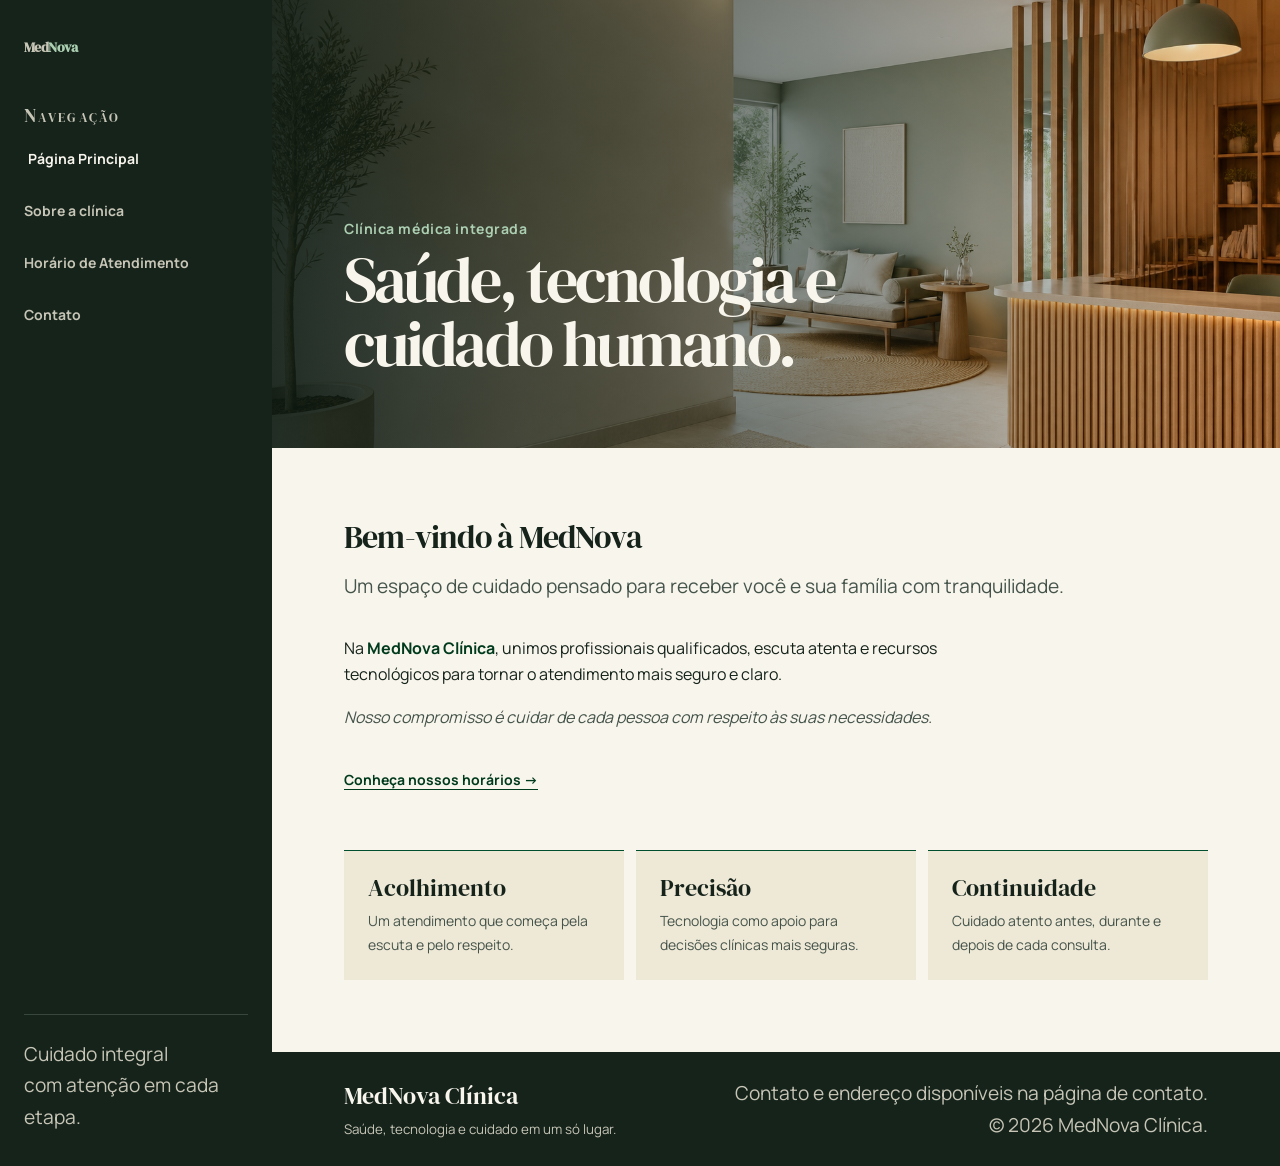
<file: clinica-medinova/index.html>
<!DOCTYPE html>
<html lang="pt-BR">

<head>
    <meta charset="UTF-8">
    <meta name="viewport" content="width=device-width, initial-scale=1.0">
    <meta name="description" content="MedNova Clínica: cuidado médico integral para toda a família.">
    <title>Página Principal | MedNova Clínica</title>
    <link rel="stylesheet" href="./style.css">
</head>

<body>
    <div class="wrapper">
        <aside class="menu"><a class="brand" href="./index.html"
                aria-label="MedNova Clínica, página principal">Med<span>Nova</span></a>
            <p class="menu-label">Navegação</p>
            <nav aria-label="Menu principal">
                <ul>
                    <li><a href="./index.html" aria-current="page">Página Principal</a></li>
                    <li><a href="./sobre.html">Sobre a clínica</a></li>
                    <li><a href="./atendimento.html">Horário de Atendimento</a></li>
                    <li><a href="./contato.html">Contato</a></li>
                </ul>
            </nav>
            <p class="menu-note">Cuidado integral<br>com atenção em cada etapa.</p>
        </aside>
        <div class="main">
            <header class="header"><img src="./imagens/hero-medinova.png" alt="Recepção acolhedora da MedNova Clínica">
                <div class="header-copy">
                    <p>Clínica médica integrada</p>
                    <h1>Saúde, tecnologia e cuidado humano.</h1>
                </div>
            </header>
            <main class="content">
                <div class="content-inner">
                    <h2 class="section-title">Bem-vindo à MedNova</h2>
                    <p class="lede">Um espaço de cuidado pensado para receber você e sua família com tranquilidade.</p>
                    <div class="prose">
                        <p>Na <strong>MedNova Clínica</strong>, unimos profissionais qualificados, escuta atenta e
                            recursos tecnológicos para tornar o atendimento mais seguro e claro.</p>
                        <p><em>Nosso compromisso é cuidar de cada pessoa com respeito às suas necessidades.</em></p><a
                            class="text-link" href="./atendimento.html">Conheça nossos horários →</a>
                    </div>
                    <section class="overview" aria-label="Princípios da clínica">
                        <article>
                            <h3>Acolhimento</h3>
                            <p>Um atendimento que começa pela escuta e pelo respeito.</p>
                        </article>
                        <article>
                            <h3>Precisão</h3>
                            <p>Tecnologia como apoio para decisões clínicas mais seguras.</p>
                        </article>
                        <article>
                            <h3>Continuidade</h3>
                            <p>Cuidado atento antes, durante e depois de cada consulta.</p>
                        </article>
                    </section>
                </div>
            </main>
            <footer class="footer">
                <div>
                    <p><strong>MedNova Clínica</strong></p><small>Saúde, tecnologia e cuidado em um só lugar.</small>
                </div>
                <p class="footer-meta">Contato e endereço disponíveis na página de contato.<br>© 2026 MedNova Clínica.
                </p>
            </footer>
        </div>
    </div>
</body>

</html>
</file>
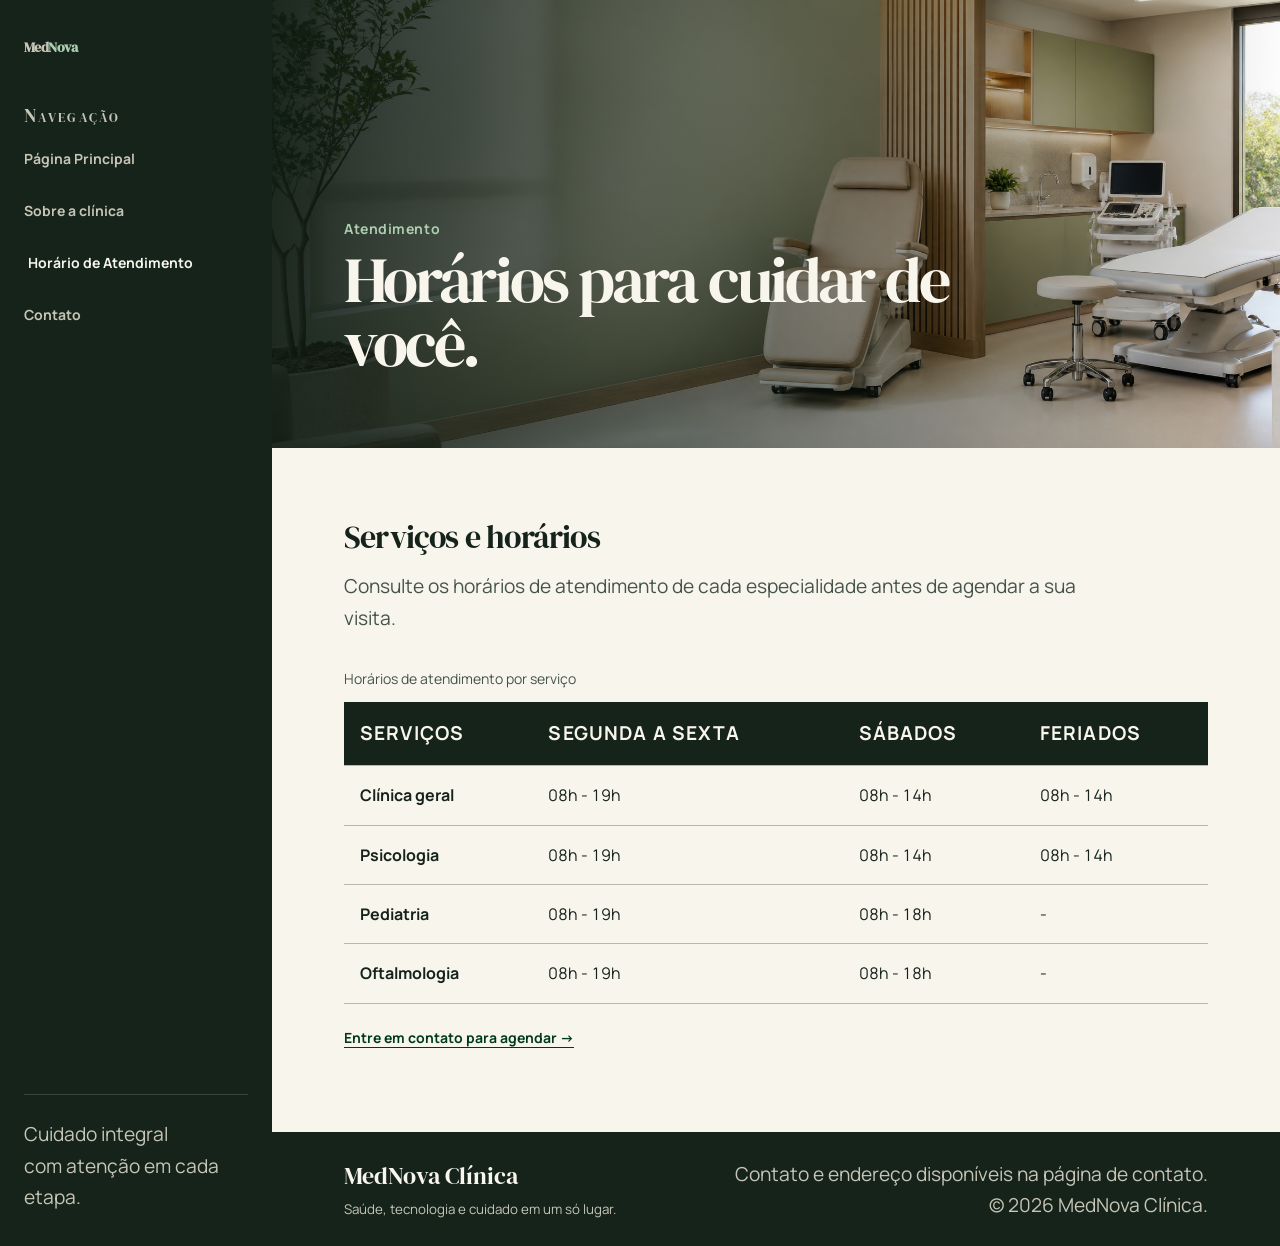
<file: clinica-medinova/atendimento.html>
<!DOCTYPE html>
<html lang="pt-BR">

<head>
    <meta charset="UTF-8">
    <meta name="viewport" content="width=device-width, initial-scale=1.0">
    <meta name="description" content="Serviços e horários de atendimento da MedNova Clínica.">
    <title>Horário de Atendimento | MedNova</title>
    <link rel="stylesheet" href="./style.css">
</head>

<body>
    <div class="wrapper">
        <aside class="menu"><a class="brand" href="./index.html"
                aria-label="MedNova Clínica, página principal">Med<span>Nova</span></a>
            <p class="menu-label">Navegação</p>
            <nav aria-label="Menu principal">
                <ul>
                    <li><a href="./index.html">Página Principal</a></li>
                    <li><a href="./sobre.html">Sobre a clínica</a></li>
                    <li><a href="./atendimento.html" aria-current="page">Horário de Atendimento</a></li>
                    <li><a href="./contato.html">Contato</a></li>
                </ul>
            </nav>
            <p class="menu-note">Cuidado integral<br>com atenção em cada etapa.</p>
        </aside>
        <div class="main">
            <header class="header"><img src="./imagens/header-atendimento.png"
                    alt="Sala de atendimento clínico da MedNova">
                <div class="header-copy">
                    <p>Atendimento</p>
                    <h1>Horários para cuidar de você.</h1>
                </div>
            </header>
            <main class="content">
                <div class="content-inner">
                    <h2 class="section-title">Serviços e horários</h2>
                    <p class="lede">Consulte os horários de atendimento de cada especialidade antes de agendar a sua
                        visita.</p>
                    <table class="schedule">
                        <caption>Horários de atendimento por serviço</caption>
                        <thead>
                            <tr>
                                <th scope="col">Serviços</th>
                                <th scope="col">Segunda a Sexta</th>
                                <th scope="col">Sábados</th>
                                <th scope="col">Feriados</th>
                            </tr>
                        </thead>
                        <tbody>
                            <tr>
                                <td>Clínica geral</td>
                                <td>08h - 19h</td>
                                <td>08h - 14h</td>
                                <td>08h - 14h</td>
                            </tr>
                            <tr>
                                <td>Psicologia</td>
                                <td>08h - 19h</td>
                                <td>08h - 14h</td>
                                <td>08h - 14h</td>
                            </tr>
                            <tr>
                                <td>Pediatria</td>
                                <td>08h - 19h</td>
                                <td>08h - 18h</td>
                                <td>-</td>
                            </tr>
                            <tr>
                                <td>Oftalmologia</td>
                                <td>08h - 19h</td>
                                <td>08h - 18h</td>
                                <td>-</td>
                            </tr>
                        </tbody>
                    </table><a class="text-link" href="./contato.html">Entre em contato para agendar →</a>
                </div>
            </main>
            <footer class="footer">
                <div>
                    <p><strong>MedNova Clínica</strong></p><small>Saúde, tecnologia e cuidado em um só lugar.</small>
                </div>
                <p class="footer-meta">Contato e endereço disponíveis na página de contato.<br>© 2026 MedNova Clínica.
                </p>
            </footer>
        </div>
    </div>
</body>

</html>
</file>
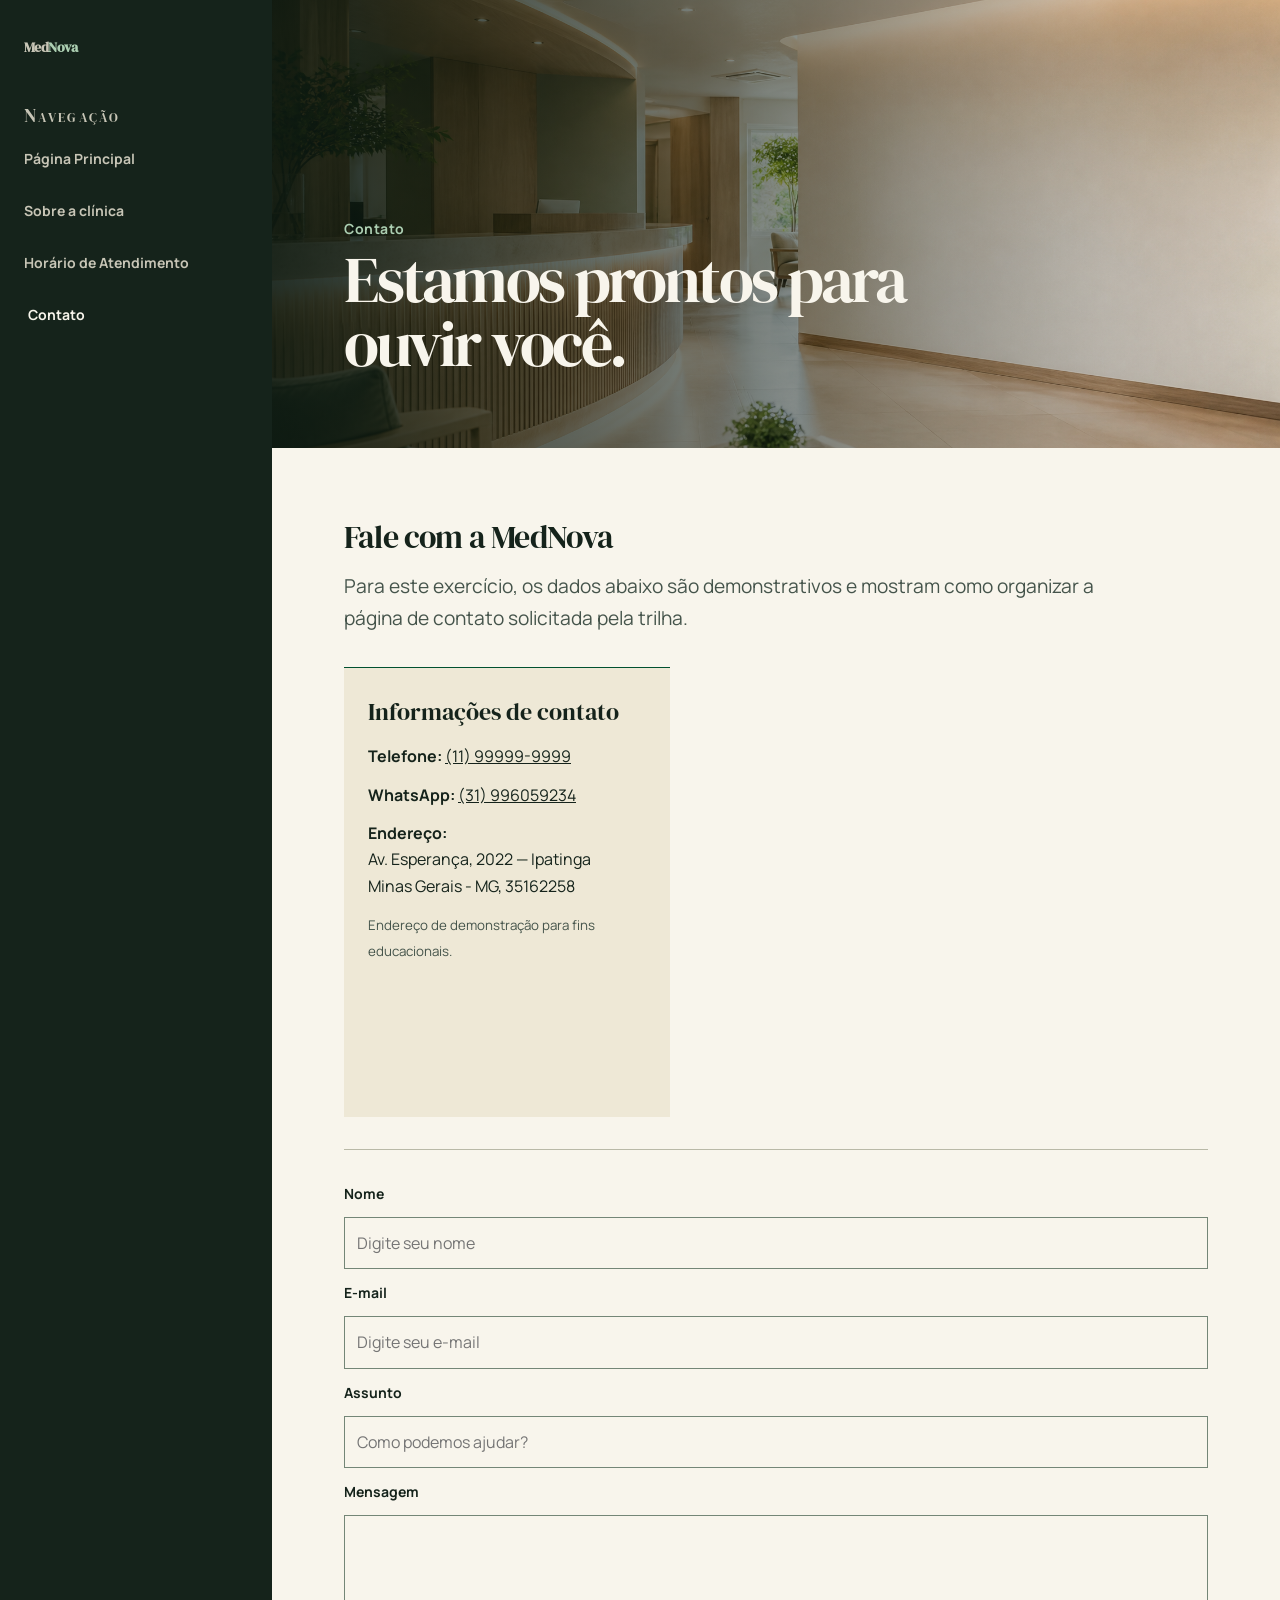
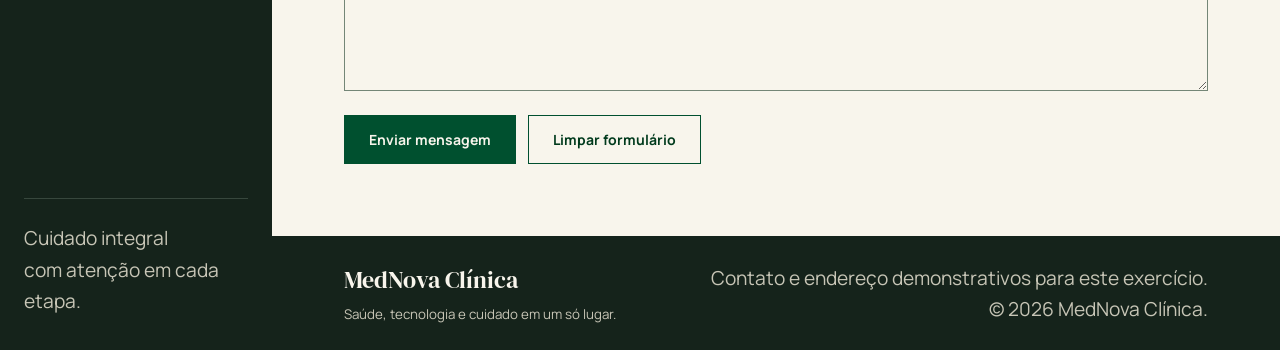
<file: clinica-medinova/contato.html>
<!DOCTYPE html>
<html lang="pt-BR">

<head>
    <meta charset="UTF-8">
    <meta name="viewport" content="width=device-width, initial-scale=1.0">
    <meta name="description" content="Entre em contato com a MedNova Clínica.">
    <title>Contato | MedNova</title>
    <link rel="stylesheet" href="./style.css">
</head>

<body>
    <div class="wrapper">
        <aside class="menu"><a class="brand" href="./index.html"
                aria-label="MedNova Clínica, página principal">Med<span>Nova</span></a>
            <p class="menu-label">Navegação</p>
            <nav aria-label="Menu principal">
                <ul>
                    <li><a href="./index.html">Página Principal</a></li>
                    <li><a href="./sobre.html">Sobre a clínica</a></li>
                    <li><a href="./atendimento.html">Horário de Atendimento</a></li>
                    <li><a href="./contato.html" aria-current="page">Contato</a></li>
                </ul>
            </nav>
            <p class="menu-note">Cuidado integral<br>com atenção em cada etapa.</p>
        </aside>
        <div class="main">
            <header class="header"><img src="./imagens/header-contato.png" alt="Recepção iluminada da MedNova Clínica">
                <div class="header-copy">
                    <p>Contato</p>
                    <h1>Estamos prontos para ouvir você.</h1>
                </div>
            </header>
            <main class="content">
                <div class="content-inner">
                    <h2 class="section-title">Fale com a MedNova</h2>
                    <p class="lede">Para este exercício, os dados abaixo são demonstrativos e mostram como organizar a
                        página de contato solicitada pela trilha.</p>
                    <div class="contact-grid">
                        <section class="contact-card">
                            <h3>Informações de contato</h3>
                            <p><strong>Telefone:</strong> <a href="tel:+31996059234">(11) 99999-9999</a></p>
                            <p><strong>WhatsApp:</strong> <a href="https://wa.me/31996059234" target="_blank"
                                    rel="noopener noreferrer">(31) 996059234</a></p>
                            <p><strong>Endereço:</strong><br>Av. Esperança, 2022 — Ipatinga<br>Minas Gerais - MG,
                                35162258</p><small>Endereço de demonstração para fins educacionais.</small>
                        </section><iframe src="https://www.google.com/maps/embed?pb=!1m18!1m12!1m3!1d3761.811518586648!2d-42.57390848810841!3d-19.463691523883767!2m3!1f0!2f0!3f0!3m2!1i1024!2i768!4f13.1!3m3!1m2!1s0xafffbfd4cc0777%3A0x9a621adeeba24516!2sAv.%20Esperan%C3%A7a%20-%20Esperan%C3%A7a%2C%20Ipatinga%20-%20MG!5e0!3m2!1spt-BR!2sbr!4v1787052033740!5m2!1spt-BR!2sbr" width="600" height="450" style="border:0;" allowfullscreen="" loading="lazy" referrerpolicy="strict-origin-when-cross-origin"></iframe>
                    </div>
                    <hr class="divider">
                    <form class="form-grid" action="#" method="post">
                            
                        <label for="nome">Nome</label><input type="text"
                            id="nome" name="nome" autocomplete="name" placeholder="Digite seu nome" required>
                            
                            <label for="email">E-mail</label><input type="email" id="email" name="email" autocomplete="email"
                            placeholder="Digite seu e-mail" required>
                            
                            <label for="assunto">Assunto</label><input
                            type="text" id="assunto" name="assunto" placeholder="Como podemos ajudar?" required>
                            
                            <label for="mensagem">Mensagem</label><textarea id="mensagem" name="mensagem"
                            placeholder="Digite sua mensagem" required>
                        </textarea>
                        
                        <div class="form-actions"><button type="submit">Enviar mensagem</button><button
                                class="button-secondary" type="reset">Limpar formulário</button></div>
                    </form>
                </div>
            </main>
            <footer class="footer">
                <div>
                    <p><strong>MedNova Clínica</strong></p><small>Saúde, tecnologia e cuidado em um só lugar.</small>
                </div>
                <p class="footer-meta">Contato e endereço demonstrativos para este exercício.<br>© 2026 MedNova Clínica.
                </p>
            </footer>
        </div>
    </div>
</body>

</html>
</file>
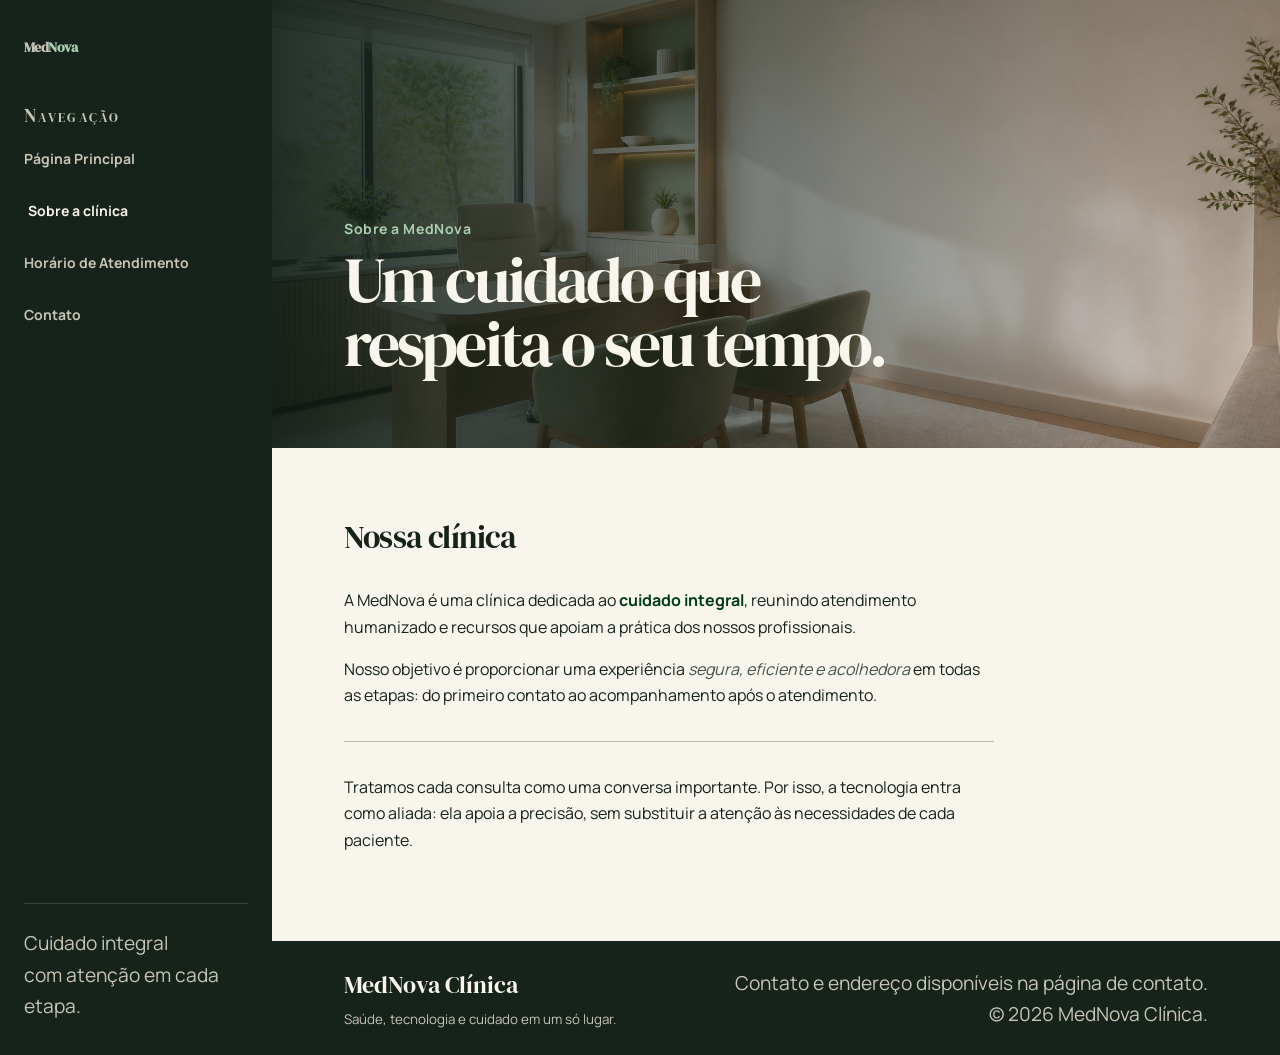
<file: clinica-medinova/sobre.html>
<!DOCTYPE html>
<html lang="pt-BR">

<head>
    <meta charset="UTF-8">
    <meta name="viewport" content="width=device-width, initial-scale=1.0">
    <meta name="description" content="Conheça a MedNova Clínica.">
    <title>Sobre a clínica | MedNova</title>
    <link rel="stylesheet" href="./style.css">
</head>

<body>
    <div class="wrapper">
        <aside class="menu"><a class="brand" href="./index.html"
                aria-label="MedNova Clínica, página principal">Med<span>Nova</span></a>
            <p class="menu-label">Navegação</p>
            <nav aria-label="Menu principal">
                <ul>
                    <li><a href="./index.html">Página Principal</a></li>
                    <li><a href="./sobre.html" aria-current="page">Sobre a clínica</a></li>
                    <li><a href="./atendimento.html">Horário de Atendimento</a></li>
                    <li><a href="./contato.html">Contato</a></li>
                </ul>
            </nav>
            <p class="menu-note">Cuidado integral<br>com atenção em cada etapa.</p>
        </aside>
        <div class="main">
            <header class="header"><img src="./imagens/header-sobre.png" alt="Consultório acolhedor da MedNova Clínica">
                <div class="header-copy">
                    <p>Sobre a MedNova</p>
                    <h1>Um cuidado que respeita o seu tempo.</h1>
                </div>
            </header>
            <main class="content">
                <div class="content-inner">
                    <h2 class="section-title">Nossa clínica</h2>
                    <div class="prose">
                        <p>A MedNova é uma clínica dedicada ao <strong>cuidado integral</strong>, reunindo atendimento
                            humanizado e recursos que apoiam a prática dos nossos profissionais.</p>
                        <p>Nosso objetivo é proporcionar uma experiência <em>segura, eficiente e acolhedora</em> em
                            todas as etapas: do primeiro contato ao acompanhamento após o atendimento.</p>
                        <hr class="divider">
                        <p>Tratamos cada consulta como uma conversa importante. Por isso, a tecnologia entra como
                            aliada: ela apoia a precisão, sem substituir a atenção às necessidades de cada paciente.</p>
                    </div>
                </div>
            </main>
            <footer class="footer">
                <div>
                    <p><strong>MedNova Clínica</strong></p><small>Saúde, tecnologia e cuidado em um só lugar.</small>
                </div>
                <p class="footer-meta">Contato e endereço disponíveis na página de contato.<br>© 2026 MedNova Clínica.
                </p>
            </footer>
        </div>
    </div>
</body>

</html>
</file>
<file: clinica-medinova/style.css>
@import url("https://fonts.googleapis.com/css2?family=DM+Serif+Display&family=Manrope:wght@400;500;600;700&display=swap");
@import url("./tokens.css");

* {
    box-sizing: border-box;
}

html,
body {
    overflow-x: clip;
}

body {
    margin: 0;
    color: var(--color-ink);
    background: var(--color-paper-deep);
    font-family: var(--font-body);
    font-size: var(--text-base);
    line-height: 1.65;
}

a {
    color: inherit;
}

a:focus-visible,
button:focus-visible,
input:focus-visible,
textarea:focus-visible {
    outline: var(--rule-focus) solid var(--color-focus);
    outline-offset: var(--space-2xs);
}

.wrapper {
    display: flex;
    width: min(100%, var(--site-width));
    min-height: 100dvh;
    margin: 0 auto;
    background: var(--color-paper);
    box-shadow: 0 0 var(--space-2xl) var(--color-shadow);
}

.menu {
    display: flex;
    flex: 0 0 var(--menu-width);
    flex-direction: column;
    min-height: 100dvh;
    padding: var(--space-xl) var(--space-lg);
    color: var(--color-paper);
    background: var(--color-ink);
}

.brand {
    display: inline-block;
    color: var(--color-paper);
    font-family: var(--font-display);
    font-size: var(--text-3xl);
    font-weight: 400;
    letter-spacing: -.04em;
    line-height: 1;
    text-decoration: none;
}

.brand span {
    color: var(--color-accent-soft);
}

.menu-label {
    margin: var(--space-lg) 0 var(--space-sm);
    color: var(--color-footer-muted);
    font-family: var(--font-display);
    font-size: var(--text-xs);
    font-variant: small-caps;
    letter-spacing: .12em;
}

.menu ul {
    display: grid;
    gap: var(--space-xs);
    margin: 0;
    padding: 0;
    list-style: none;
}

.menu a {
    display: block;
    min-height: 44px;
    padding: var(--space-xs) 0;
    color: var(--color-footer-muted);
    font-size: var(--text-sm);
    font-weight: 700;
    line-height: 1;
    text-decoration: none;
    white-space: nowrap;
    transition: color var(--dur-fast) var(--ease-out), transform var(--dur-fast) var(--ease-out);
}

.menu a:hover,
.menu a[aria-current="page"] {
    color: var(--color-paper);
    transform: translateX(var(--space-2xs));
}

.menu-note {
    margin: auto 0 0;
    padding-top: var(--space-lg);
    border-top: var(--rule-hair) solid var(--color-menu-rule);
    color: var(--color-footer-muted);
    font-size: var(--text-xs);
}

.main {
    display: flex;
    min-width: 0;
    flex: 1;
    flex-direction: column;
}

.header {
    position: relative;
    min-height: var(--header-height);
    overflow: clip;
    color: var(--color-paper);
    background: var(--color-ink);
}

.header img {
    position: absolute;
    inset: 0;
    width: 100%;
    height: 100%;
    object-fit: cover;
}

.header::after {
    position: absolute;
    inset: 0;
    background: linear-gradient(90deg, var(--color-overlay) 0%, var(--color-overlay-soft) 55%, transparent 100%);
    content: "";
}

.header-copy {
    position: relative;
    z-index: 1;
    display: flex;
    height: var(--header-height);
    max-width: var(--header-copy-width);
    flex-direction: column;
    justify-content: end;
    padding: var(--space-3xl);
}

.header-copy p {
    margin: 0 0 var(--space-xs);
    color: var(--color-accent-soft);
    font-size: var(--text-sm);
    font-weight: 700;
    letter-spacing: .04em;
}

.header-copy h1 {
    min-width: 0;
    margin: 0;
    font-family: var(--font-display);
    font-size: var(--text-display);
    font-style: normal;
    font-weight: 400;
    letter-spacing: -.045em;
    line-height: 1;
    overflow-wrap: anywhere;
}

.content {
    flex: 1;
    padding: var(--space-3xl);
}

.content-inner {
    width: min(100%, var(--content-width));
}

.section-title {
    margin: 0;
    font-family: var(--font-display);
    font-size: var(--text-2xl);
    font-style: normal;
    font-weight: 400;
    letter-spacing: -.025em;
    line-height: 1.1;
}

.lede {
    max-width: var(--prose-width);
    margin: var(--space-md) 0 0;
    color: var(--color-muted);
    font-size: var(--text-lg);
}

.prose {
    max-width: var(--prose-width);
    margin-top: var(--space-xl);
}

.prose p {
    margin: 0 0 var(--space-md);
}

.prose strong {
    color: var(--color-accent-strong);
}

.prose em {
    color: var(--color-muted);
}

.divider {
    width: 100%;
    margin: var(--space-xl) 0;
    border: 0;
    border-top: var(--rule-hair) solid var(--color-rule);
}

.overview {
    display: grid;
    grid-template-columns: repeat(3, minmax(0, 1fr));
    gap: var(--space-sm);
    margin-top: var(--space-2xl);
}

.overview article {
    padding: var(--space-lg);
    background: var(--color-paper-deep);
    border-top: var(--rule-hair) solid var(--color-accent);
}

.overview h3 {
    margin: 0 0 var(--space-xs);
    font-family: var(--font-display);
    font-size: var(--text-xl);
    font-weight: 400;
    line-height: 1.1;
}

.overview p {
    margin: 0;
    color: var(--color-muted);
    font-size: var(--text-sm);
}

.text-link {
    display: inline-flex;
    align-items: center;
    min-height: 44px;
    margin-top: var(--space-sm);
    color: var(--color-accent-strong);
    font-size: var(--text-sm);
    font-weight: 700;
    text-decoration-thickness: var(--rule-hair);
    text-underline-offset: var(--space-2xs);
    white-space: nowrap;
    transition: color var(--dur-fast) var(--ease-out), transform var(--dur-fast) var(--ease-out);
}

.text-link:hover {
    color: var(--color-accent);
    transform: translateX(var(--space-2xs));
}

.schedule {
    width: 100%;
    margin-top: var(--space-xl);
    border-collapse: collapse;
    background: var(--color-paper);
    font-variant-numeric: tabular-nums;
}

.schedule caption {
    padding: 0 0 var(--space-sm);
    color: var(--color-muted);
    font-size: var(--text-sm);
    text-align: left;
}

.schedule th,
.schedule td {
    padding: var(--space-md);
    border-bottom: var(--rule-hair) solid var(--color-rule);
    text-align: left;
}

.schedule th {
    color: var(--color-paper);
    background: var(--color-ink);
    font-size: var(--text-xs);
    letter-spacing: .06em;
    text-transform: uppercase;
}

.schedule td:first-child {
    font-weight: 700;
}

.schedule tbody tr:hover {
    background: var(--color-paper-deep);
}

.contact-grid {
    display: grid;
    grid-template-columns: minmax(0, .8fr) minmax(0, 1.2fr);
    gap: var(--space-2xl);
    margin-top: var(--space-xl);
}

.contact-card {
    padding: var(--space-lg);
    background: var(--color-paper-deep);
    border-top: var(--rule-hair) solid var(--color-accent);
}

.contact-card h3 {
    margin: 0 0 var(--space-sm);
    font-family: var(--font-display);
    font-size: var(--text-xl);
    font-weight: 400;
}

.contact-card p {
    margin: 0 0 var(--space-sm);
}

.contact-card small {
    color: var(--color-muted);
}

.map {
    width: 100%;
    min-height: var(--map-height);
    border: 0;
}

.form-grid {
    display: grid;
    gap: var(--space-sm);
}

label {
    color: var(--color-ink);
    font-size: var(--text-sm);
    font-weight: 700;
}

input,
textarea {
    width: 100%;
    min-height: var(--input-height);
    padding: var(--space-sm);
    border: var(--rule-hair) solid var(--color-rule-dark);
    border-radius: var(--radius-none);
    color: var(--color-ink);
    background: var(--color-paper);
    font: inherit;
    transition: border-color var(--dur-fast) var(--ease-out), background var(--dur-fast) var(--ease-out);
}

input:hover,
textarea:hover {
    border-color: var(--color-accent);
}

input:focus,
textarea:focus {
    border-color: var(--color-accent);
    background: var(--color-paper-deep);
}

input:active,
textarea:active {
    background: var(--color-paper-deep);
}

input:disabled,
textarea:disabled {
    opacity: .55;
    border-color: var(--color-rule);
    color: var(--color-muted);
    background: var(--color-paper-deep);
    cursor: not-allowed;
}

input[aria-invalid="true"],
textarea[aria-invalid="true"],
input[data-state="error"],
textarea[data-state="error"] {
    border-color: var(--color-error);
}

input[data-state="success"],
textarea[data-state="success"] {
    border-color: var(--color-success);
}

textarea {
    min-height: var(--textarea-height);
    resize: vertical;
}

.form-actions {
    display: flex;
    flex-wrap: wrap;
    align-items: center;
    gap: var(--space-sm);
    margin-top: var(--space-sm);
}

button {
    min-height: var(--input-height);
    padding: var(--space-sm) var(--space-lg);
    border: var(--rule-hair) solid var(--color-accent);
    border-radius: var(--radius-none);
    color: var(--color-accent-ink);
    background: var(--color-accent);
    font: inherit;
    font-size: var(--text-sm);
    font-weight: 700;
    cursor: pointer;
    white-space: nowrap;
    transition: background var(--dur-fast) var(--ease-out), transform var(--dur-fast) var(--ease-out);
}

button:hover {
    background: var(--color-accent-strong);
}

button:active {
    transform: translateY(1px);
}

button:disabled {
    border-color: var(--color-rule);
    color: var(--color-muted);
    background: var(--color-paper-deep);
    cursor: not-allowed;
}

button[data-state="loading"] {
    cursor: progress;
}

button[data-state="error"] {
    border-color: var(--color-error);
    background: var(--color-error);
}

button[data-state="success"] {
    border-color: var(--color-success);
    background: var(--color-success);
}

.button-secondary {
    color: var(--color-accent-strong);
    background: transparent;
}

.button-secondary:hover {
    color: var(--color-paper);
    background: var(--color-ink);
}

.footer {
    display: grid;
    grid-template-columns: minmax(0, 1fr) auto;
    align-items: end;
    gap: var(--space-lg);
    padding: var(--space-lg) var(--space-3xl);
    color: var(--color-paper);
    background: var(--color-ink);
}

.footer p {
    margin: 0;
}

.footer strong {
    font-family: var(--font-display);
    font-size: var(--text-xl);
    font-weight: 400;
}

.footer small {
    color: var(--color-footer-muted);
}

.footer-meta {
    color: var(--color-footer-muted);
    font-size: var(--text-xs);
    text-align: right;
}

@media (max-width: 60rem) {
    .wrapper {
        display: block;
    }

    .menu {
        min-height: auto;
        padding: var(--space-lg);
    }

    .menu ul {
        display: flex;
        flex-wrap: wrap;
        align-items: center;
        gap: var(--space-xs) var(--space-lg);
    }

    .menu-note {
        display: none;
    }

    .header,
    .header-copy {
        min-height: var(--header-height-mobile);
        height: var(--header-height-mobile);
    }

    .header-copy,
    .content {
        padding: var(--space-xl);
    }

    .overview {
        grid-template-columns: minmax(0, 1fr);
    }

    .contact-grid {
        grid-template-columns: minmax(0, 1fr);
    }
}

@media (max-width: 40rem) {
    .menu {
        padding: var(--space-md);
    }

    .menu-label {
        margin-top: var(--space-md);
    }

    .menu ul {
        gap: var(--space-xs) var(--space-md);
    }

    .header::after {
        background: var(--color-overlay);
    }

    .header-copy {
        justify-content: end;
        padding: var(--space-lg);
    }

    .header-copy h1 {
        font-size: var(--text-display-mobile);
    }

    .content {
        padding: var(--space-xl) var(--space-md);
    }

    .schedule {
        display: block;
        overflow-x: auto;
    }

    .schedule th,
    .schedule td {
        min-width: var(--table-cell-width);
        padding: var(--space-sm);
    }

    .form-actions {
        display: grid;
        grid-template-columns: minmax(0, 1fr);
    }

    button {
        width: 100%;
    }

    .footer {
        grid-template-columns: minmax(0, 1fr);
        padding: var(--space-lg) var(--space-md);
    }

    .footer-meta {
        text-align: left;
    }
}

@media (prefers-reduced-motion: reduce) {

    *,
    *::before,
    *::after {
        scroll-behavior: auto !important;
        transition-duration: var(--dur-reduced) !important;
        animation-duration: var(--dur-reduced) !important;
    }
}
</file>
